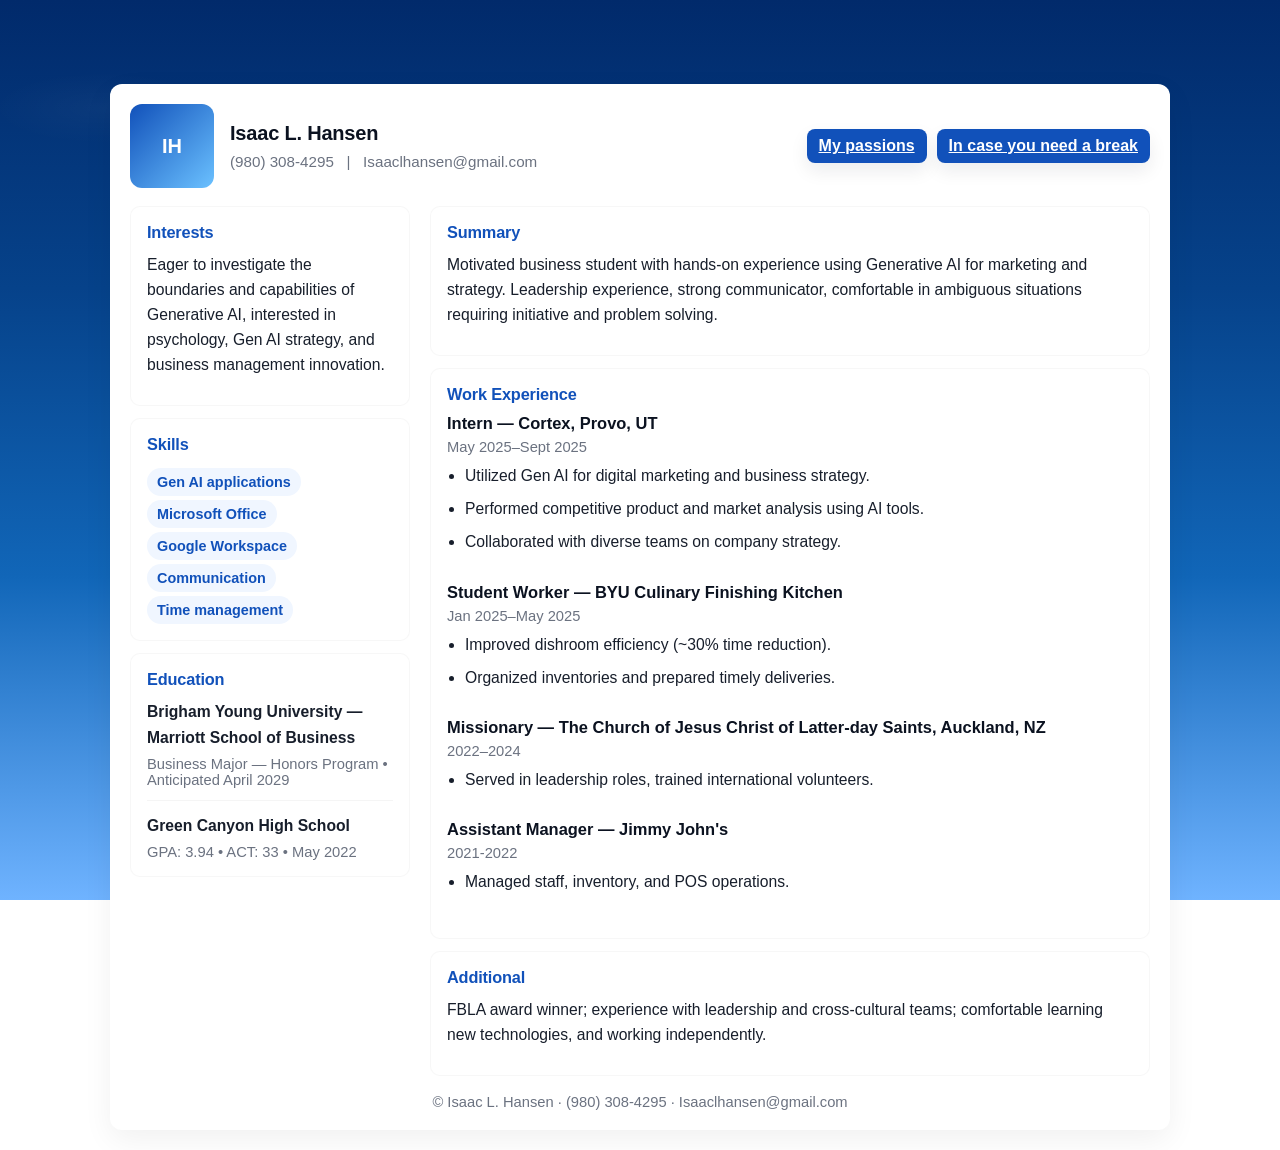
<file: index.html>
<!doctype html>
<html lang="en">

<head>
  <meta charset="utf-8" />
  <meta name="viewport" content="width=device-width,initial-scale=1" />
  <title>Isaac L. Hansen — Resume</title>
  <style>
    /* Typography + Color tokens */
    :root {
      --accent: #1151ba;
      --muted: #6b7280;
      --text: #0b1220;
      --bg: #f6f8fb;
      --card: #fff;
      --max-width: 1100px;

      --base-font: "Inter", "Segoe UI", Roboto, Arial, sans-serif;
      --base-size: 16px;
      --heading-scale: 1.25;
      /* multiply for h1 */
      --subheading-scale: 1.05;
      /* multiply for h3 / job titles */
    }

      body {
    background:
        radial-gradient(1100px 360px at 8% 12%, rgba(255,255,255,0.03), transparent 10%),
        linear-gradient(180deg, #012a6b 0%, #06428a 32%, #1166b8 64%, #6fb3ff 100%);
      padding:36px 18px;
      background-attachment: fixed;
      }
    
    /* Base reset */
    html,
    body {
      height: 100%;
      margin: 0;
      font-family: var(--base-font);
      color: var(--text);
      font-size: var(--base-size);
      -webkit-font-smoothing: antialiased;
      -moz-osx-font-smoothing: grayscale;
    }

    *,
    *::before,
    *::after {
      box-sizing: border-box
    }

    /* Page container */
    .container {
      max-width: var(--max-width);
      margin: 28px auto;
      padding: 20px
    }

    .sheet {
      background: var(--card);
      border-radius: 12px;
      padding: 20px;
      box-shadow: 0 10px 30px rgba(2, 6, 23, 0.06)
    }

    header {
      display: flex;
      gap: 16px;
      align-items: center
    }

    .avatar {
      width: 84px;
      height: 84px;
      border-radius: 12px;
      background: linear-gradient(135deg, var(--accent), #6bc1ff);
      display: flex;
      align-items: center;
      justify-content: center;
      color: #fff;
      font-weight: 700;
      font-size: 20px
    }

    /* Name + contact */
    h1 {
      margin: 0;
      font-size: calc(var(--base-size) * var(--heading-scale));
      line-height: 1.15;
      font-weight: 800;
      color: var(--text);
      letter-spacing: -0.01em;
    }

    .contact {
      color: var(--muted);
      margin-top: 8px;
      font-size: 0.95rem;
    }

    /* Layout */
    .layout {
      display: grid;
      grid-template-columns: 280px 1fr;
      gap: 20px;
      margin-top: 18px
    }

    .card {
      background: #fff;
      border-radius: 10px;
      padding: 16px;
      border: 1px solid rgba(2, 6, 23, 0.03)
    }

    .card h3 {
      margin: 0 0 10px 0;
      font-size: 1.02rem;
      color: var(--accent);
      font-weight: 800;
      letter-spacing: -0.01em;
    }

    /* Readable paragraph styles used throughout */
    p,
    li {
      color: rgba(11, 18, 32, 0.95);
      /* slightly darker than before for readability */
      font-size: 0.98rem;
      /* ≈15.7px */
      line-height: 1.6;
      /* more breathing room */
      margin: 0 0 12px 0;
    }

    /* Lists (work bullets) */
    ul {
      margin: 8px 0 0 18px;
      padding: 0;
      color: rgba(11, 18, 32, 0.95);
    }

    li {
      margin: 8px 0;
    }

    /* Skill chips */
    .skill {
      display: inline-block;
      background: #f0f6ff;
      color: var(--accent);
      padding: 6px 10px;
      border-radius: 99px;
      margin: 4px 6px 0 0;
      font-weight: 700;
      font-size: 0.9rem
    }

    /* Job title / subheading styling to stand out */
    .job h4 {
      margin: 0;
      font-size: 1.03rem;
      /* slightly larger */
      color: var(--text);
      font-weight: 800;
      /* bold */
    }

    .meta {
      color: var(--muted);
      font-size: 0.92rem;
      margin-top: 6px;
    }

    /* More spacing between sections and subtle separators */
    .card+.card {
      margin-top: 12px;
    }

    .job {
      margin-bottom: 14px;
      padding-bottom: 6px
    }

    hr {
      border: none;
      border-top: 1px solid rgba(2, 6, 23, 0.04);
      margin: 12px 0;
    }

    /* Header placement (default for .bottom-actions in the header) */
    .bottom-actions {
      margin-left: auto;
      /* push to the right inside a flex header */
      display: flex;
      gap: 10px;
      align-items: center;
      flex-wrap: wrap;
      /* prevents cutoff on narrow screens */
    }

    /* Button appearance when in the header */
    .bottom-actions .btn {
      display: inline-block;
      width: auto;
      /* don't force full width in header */
      padding: 8px 12px;
      text-align: center;
      background: var(--accent);
      color: #fff;
      border: none;
      border-radius: 8px;
      font-weight: 800;
      box-shadow: 0 8px 18px rgba(17, 24, 39, 0.08);
      transition: transform .12s ease, box-shadow .12s ease, filter .12s ease;
    }

    .bottom-actions .btn:hover,
    .bottom-actions .btn:focus {
      transform: translateY(-3px);
      box-shadow: 0 14px 30px rgba(17, 24, 39, 0.14);
      filter: brightness(1.03);
      outline: none;
    }

    /* Keep education-specific full-width behavior (if you still use bottom-actions inside .education) */
    .education .bottom-actions {
      display: flex;
      flex-direction: column;
      gap: 12px;
      margin-top: 14px;
      width: 100%;
    }

    .education .bottom-actions .btn {
      width: 100%;
      /* full-width only when inside the .education card */
      padding: 12px 14px;
      background: var(--accent);
      color: #fff;
      border: none;
      border-radius: 10px;
      font-weight: 800;
    }

    /* Footer */
    footer {
      margin-top: 18px;
      color: var(--muted);
      font-size: 0.92rem;
      text-align: center
    }

    /* Responsive */
    @media (max-width:820px) {
      .layout {
        grid-template-columns: 1fr
      }

      header {
        gap: 12px
      }

      .avatar {
        width: 72px;
        height: 72px;
        font-size: 18px
      }

      h1 {
        font-size: 20px
      }

      .card {
        padding: 14px
      }

      .bottom-actions {
        gap: 8px;
      }
    }

    /* Print-friendly */
    @media print {
      body {
        background: #fff
      }

      .sheet {
        box-shadow: none;
        border-radius: 0;
        padding: 10px
      }
    }
  </style>
</head>

<body>
  <div class="container">
    <article class="sheet" aria-label="Resume — Isaac L. Hansen">
      <header>
        <div class="avatar" aria-hidden="true">IH</div>
        <div>
          <h1>Isaac L. Hansen</h1>
          <div class="contact">(980) 308-4295 &nbsp; | &nbsp; Isaaclhansen@gmail.com</div>
        </div>
        <div class="bottom-actions" role="navigation" aria-label="Top links">
          <a class="btn" href="MyPassion.html">My passions</a>
          <a class="btn" href="MentalBreakApp.html">In case you need a break</a>
        </div>
      </header>

      <div class="layout" role="main">
        <!-- LEFT COLUMN -->
        <aside>
          <section class="card" aria-labelledby="interests">
            <h3 id="interests">Interests</h3>
            <p>Eager to investigate the boundaries and capabilities of Generative AI, interested in psychology, Gen AI
              strategy, and business management innovation.</p>
          </section>

          <section class="card" aria-labelledby="skills" style="margin-top:12px">
            <h3 id="skills">Skills</h3>
            <div>
              <span class="skill">Gen AI applications</span>
              <span class="skill">Microsoft Office</span>
              <span class="skill">Google Workspace</span>
              <span class="skill">Communication</span>
              <span class="skill">Time management</span>
            </div>
          </section>

          <section class="card education" aria-labelledby="education" style="margin-top:12px">
            <h3 id="education">Education</h3>
            <p style="margin:0;font-weight:800">Brigham Young University — Marriott School of Business</p>
            <div class="meta">Business Major — Honors Program • Anticipated April 2029</div>
            <hr>

            <p style="margin:0;font-weight:800">Green Canyon High School</p>
            <div class="meta">GPA: 3.94 • ACT: 33 • May 2022</div>
          </section>
        </aside>

        <!-- RIGHT COLUMN -->
        <main>
          <section class="card" aria-labelledby="summary">
            <h3 id="summary">Summary</h3>
            <p>Motivated business student with hands-on experience using Generative AI for marketing and strategy.
              Leadership experience, strong communicator, comfortable in ambiguous situations requiring initiative and
              problem solving.</p>
          </section>

          <section class="card" aria-labelledby="experience" style="margin-top:12px">
            <h3 id="experience">Work Experience</h3>

            <div class="job" aria-labelledby="cortex">
              <h4 id="cortex">Intern — Cortex, Provo, UT</h4>
              <div class="meta">May 2025–Sept 2025</div>
              <ul>
                <li>Utilized Gen AI for digital marketing and business strategy.</li>
                <li>Performed competitive product and market analysis using AI tools.</li>
                <li>Collaborated with diverse teams on company strategy.</li>
              </ul>
            </div>

            <div class="job" aria-labelledby="byu">
              <h4 id="byu">Student Worker — BYU Culinary Finishing Kitchen</h4>
              <div class="meta">Jan 2025–May 2025</div>
              <ul>
                <li>Improved dishroom efficiency (~30% time reduction).</li>
                <li>Organized inventories and prepared timely deliveries.</li>
              </ul>
            </div>

            <div class="job" aria-labelledby="mission">
              <h4 id="mission">Missionary — The Church of Jesus Christ of Latter-day Saints, Auckland, NZ</h4>
              <div class="meta">2022–2024</div>
              <ul>
                <li>Served in leadership roles, trained international volunteers.</li>
              </ul>
            </div>

            <div class="job" aria-labelledby="jimmy">
              <h4 id="jimmy">Assistant Manager — Jimmy John's</h4>
              <div class="meta">2021-2022</div>
              <ul>
                <li>Managed staff, inventory, and POS operations.</li>
              </ul>
            </div>
          </section>

          <section class="card" style="margin-top:12px">
            <h3>Additional</h3>
            <p>FBLA award winner; experience with leadership and cross-cultural teams; comfortable learning new
              technologies, and working independently.</p>
          </section>
        </main>
      </div>

      <footer>
        © Isaac L. Hansen · (980) 308-4295 · Isaaclhansen@gmail.com
      </footer>
    </article>
  </div>
</body>

</html>
</file>
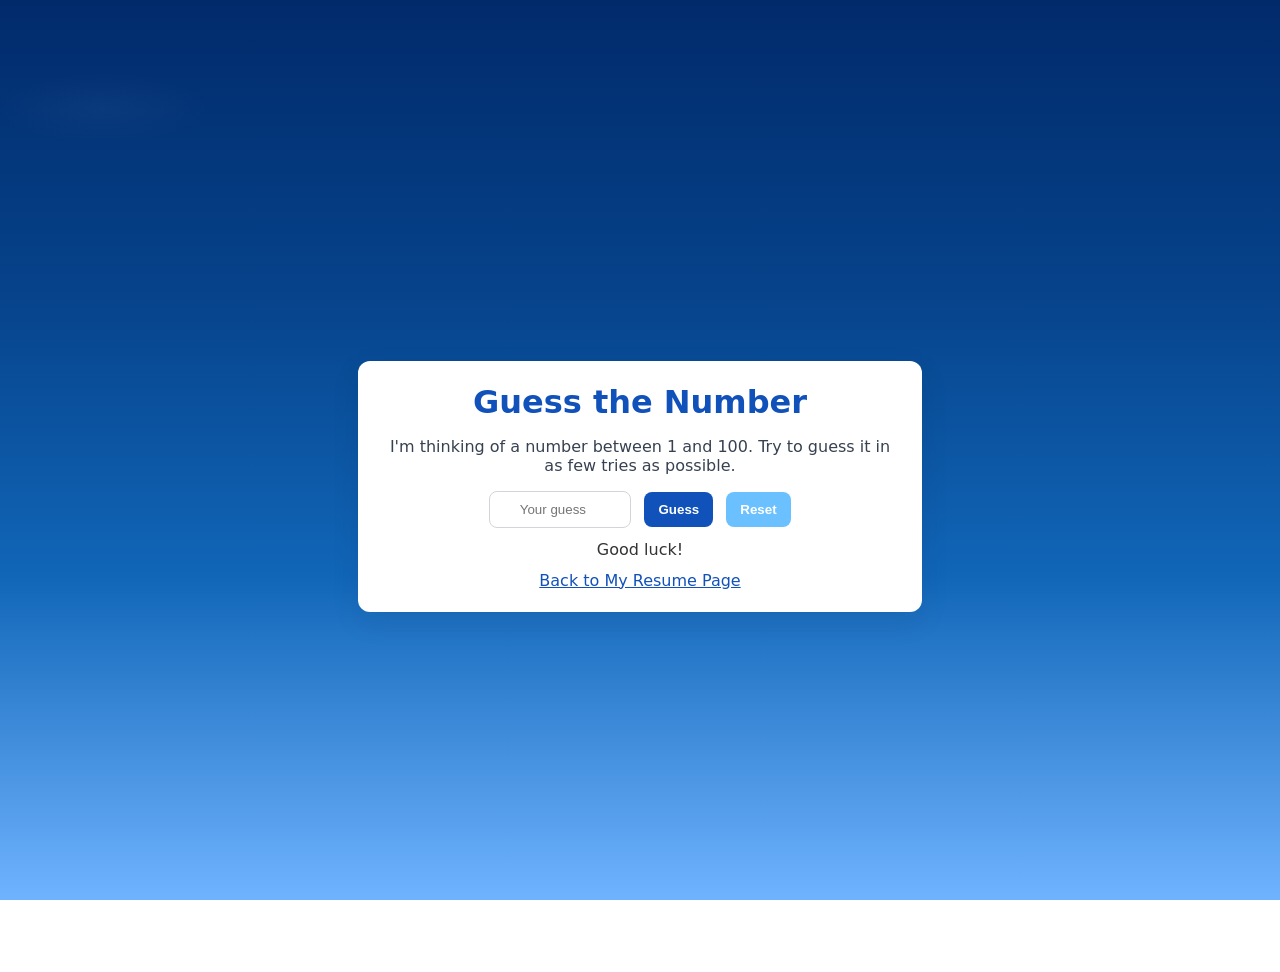
<file: MentalBreakApp.html>
<!doctype html>
<html lang="en">
<head>
  <meta charset="utf-8" />
  <meta name="viewport" content="width=device-width,initial-scale=1" />
  <title>Number Guessing Game</title>
  <style>
    body{font-family:system-ui,Segoe UI,Roboto,Arial;margin:0;min-height:100vh;display:flex;align-items:center;justify-content:center;
      background:
        radial-gradient(1100px 360px at 8% 12%, rgba(255,255,255,0.03), transparent 10%),
        linear-gradient(180deg, #012a6b 0%, #06428a 32%, #1166b8 64%, #6fb3ff 100%);
      padding:36px 18px;
      background-attachment: fixed;}
    .card{width:100%;max-width:520px;background:#fff;padding:22px;border-radius:12px;box-shadow:0 10px 30px rgba(12,24,56,0.08);text-align:center}
    h1{margin:0 0 8px;color:#1151ba} p{color:#374151}
    input[type=number]{padding:10px;border-radius:8px;border:1px solid #d1d5db;width:120px;text-align:center}
    button{padding:10px 14px;border-radius:8px;border:none;background:#1151ba;color:white;font-weight:700;cursor:pointer;margin-left:8px}
    a{display:inline-block;margin-top:12px;color:#1151ba}
  </style>
</head>
<body>
  <div class="card" role="main">
    <h1>Guess the Number</h1>
    <p>I'm thinking of a number between 1 and 100. Try to guess it in as few tries as possible.</p>

    <div>
      <input id="guess" type="number" min="1" max="100" placeholder="Your guess">
      <button id="tryBtn">Guess</button>
      <button id="resetBtn" style="background:#6bc1ff;margin-left:8px">Reset</button>
    </div>

    <div class="log" id="log" style="margin-top:12px;color:#333">Good luck!</div>

    <a href="index.html">Back to My Resume Page</a>
  </div>

  <script>
    (function(){
      let secret = Math.floor(Math.random()*100)+1;
      let tries = 0;
      const log = document.getElementById('log');
      const guessEl = document.getElementById('guess');

      function check(){
        const val = Number(guessEl.value);
        if(!val || val < 1 || val > 100){ log.textContent = 'Enter a number between 1 and 100.'; return; }
        tries++;
        if(val === secret){ log.textContent = `Correct! ${secret} — you got it in ${tries} tries.`; }
        else if(val < secret) log.textContent = `Too low. Try again. (${tries} tries)`;
        else log.textContent = `Too high. Try again. (${tries} tries)`;
      }

      document.getElementById('tryBtn').addEventListener('click', check);
      guessEl.addEventListener('keypress', function(e){ if(e.key === 'Enter') check(); });
      document.getElementById('resetBtn').addEventListener('click', function(){
        secret = Math.floor(Math.random()*100)+1;
        tries = 0;
        guessEl.value = '';
        log.textContent = 'Game reset. New number chosen.';
      });
    })();
  </script>
</body>
</html>
</file>
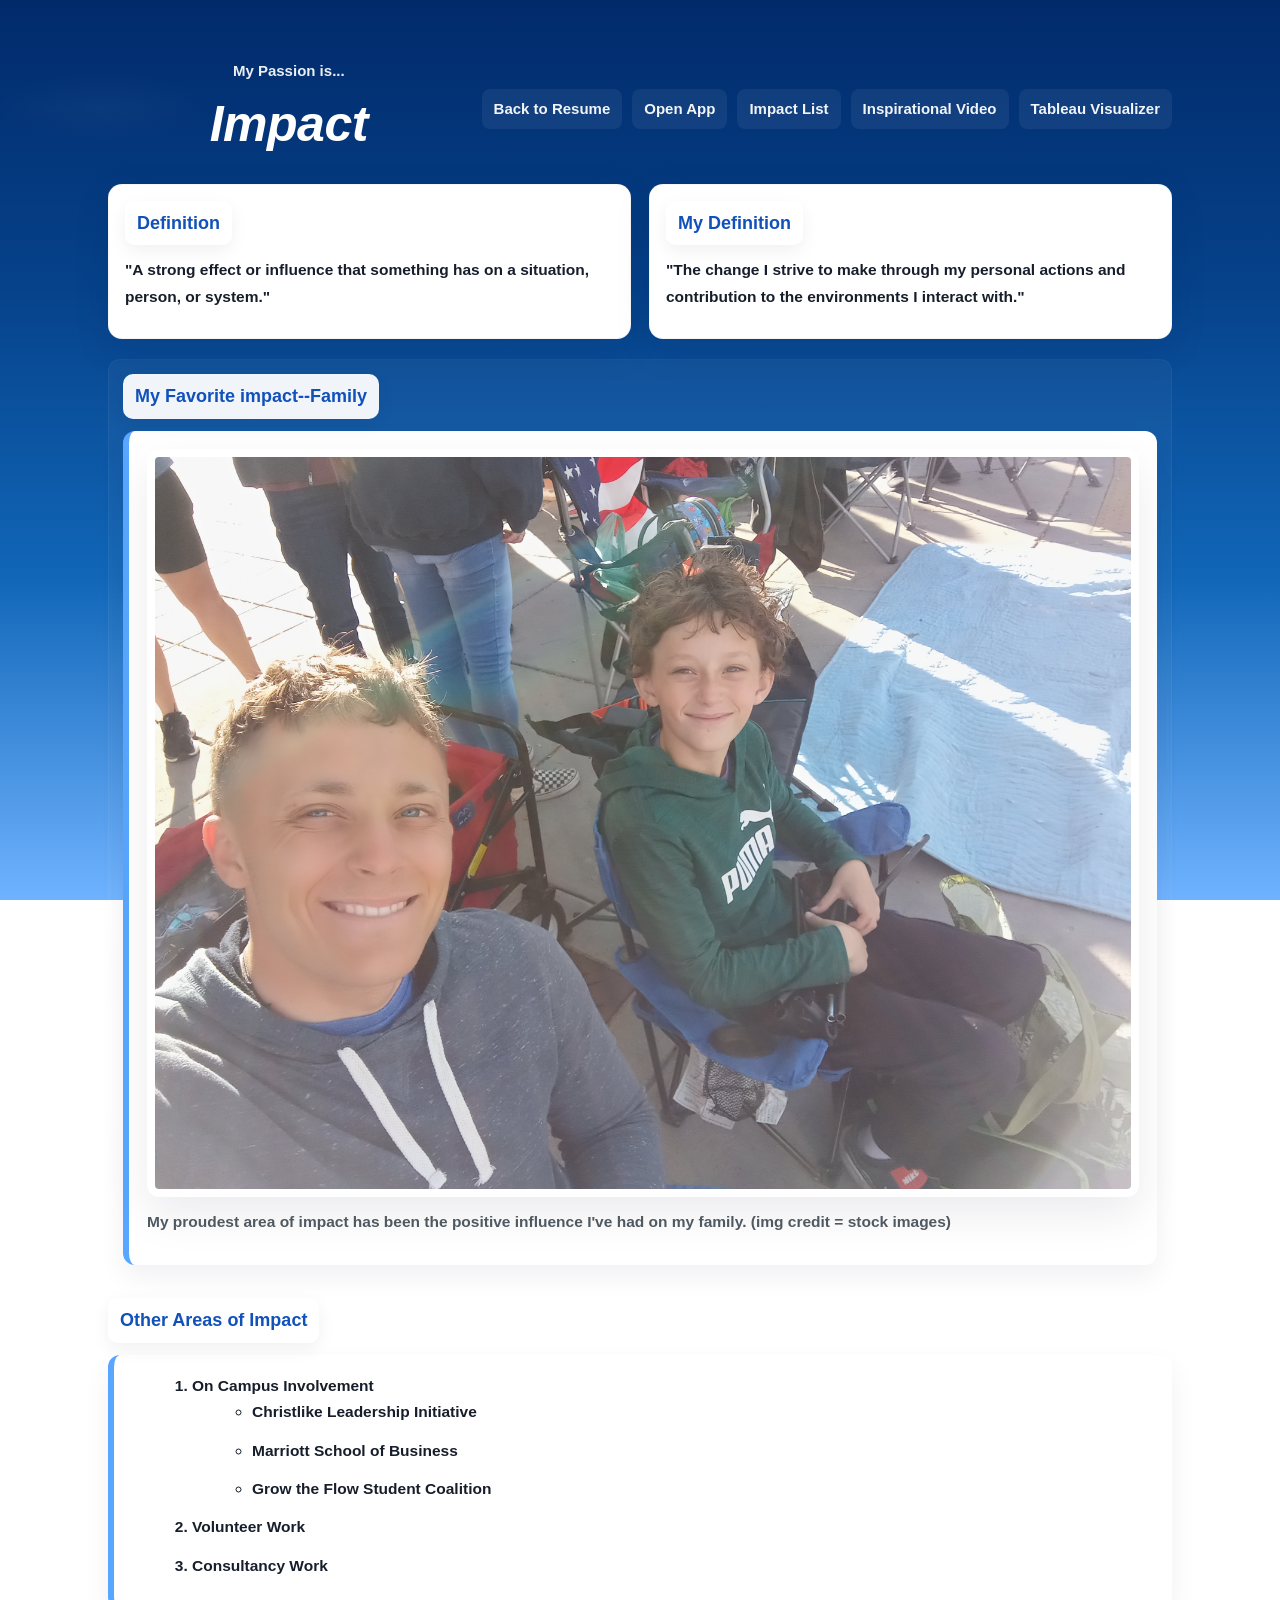
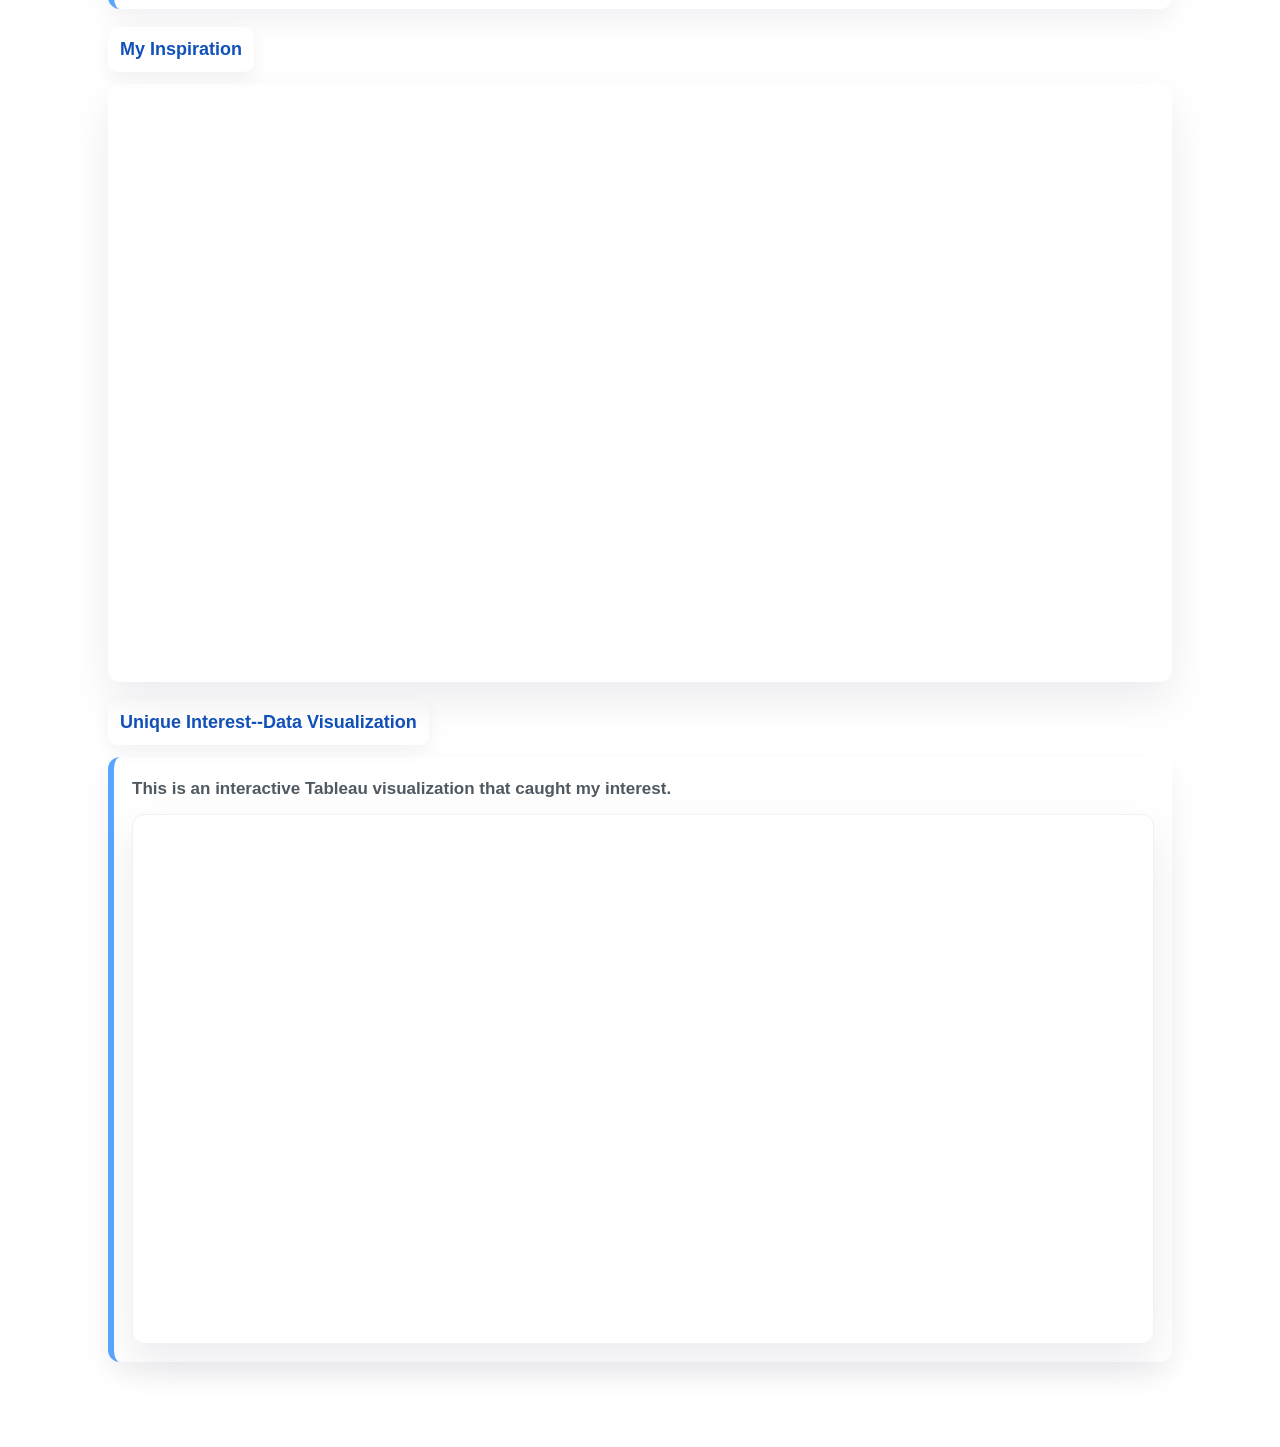
<file: MyPassion.html>
<!doctype html>
<html lang="en">
<head>
  <meta charset="utf-8" />
  <meta name="viewport" content="width=device-width,initial-scale=1" />
  <title>My Passion Page</title>
  <link rel="stylesheet" href="MyPassion.css">
</head>
<body>
  <div class="container" id="top">
    <header class="site-header">
      <div class="site-title">
        <p style="margin:4px 0 0 0;">My Passion is... </p>
        <h1 style="font-size: 50px; font-style: italic;">Impact</h1>
      </div>

      <nav aria-label="scratch navigation">
        <a href="index.html">Back to Resume</a>
        <a href="MentalBreakApp.html">Open App</a>
        <a href="#list-section">Impact List</a>
        <a href="#video">Inspirational Video</a>
        <a href="#tableau">Tableau Visualizer</a>
      </nav>
    </header>

    <!-- two equal boxes -->
    <div class="row" role="region" aria-label="Top boxes">
      <div class="box">
        <div class="section-row">
          <div class="section-heading">Definition</div>
        </div>
        <p>"A strong effect or influence that something has on a situation, person, or system."</p>
      </div>

      <div class="box">
        <div class="section-row">
          <div class="section-heading">My Definition</div>
        </div>
        <p>"The change I strive to make through my personal actions and contribution to the environments I interact with."</p>
      </div>
    </div>

    <!-- image block with subtle highlight and framed image -->
    <section class="highlight">
      <div class="section-row">
        <div class="section-heading">My Favorite impact--Family</div>
      </div>

      <div class="explore-card">
        <img class="image-framed" src="IMG_20241012_094113959.jpg" alt="Family Impact">
        <p style="margin-top:12px;color:var(--muted)">My proudest area of impact has been the positive influence I've had on my family. (img credit = stock images)</p>
      </div>
    </section>

    <!-- Exploration Plan with white explore-card -->
    <section id="list-section" style="margin-top:18px">
      <div class="section-row">
        <div class="section-heading">Other Areas of Impact</div>
      </div>

      <div class="explore-card">
        <ol>
          <li>
            On Campus Involvement
            <ul>
              <li>Christlike Leadership Initiative</li>
              <li>Marriott School of Business</li>
              <li>Grow the Flow Student Coalition</li>
            </ul>
          </li>
          <li>Volunteer Work</li>
          <li>Consultancy Work</li>
        </ol>
      </div>
    </section>

    <!-- embedded YouTube video -->
    <section id="video" style="margin-top:18px;">
      <div class="section-row">
        <div class="section-heading">My Inspiration</div>
      </div>

      <div class="video-wrap" title="YouTube video" style="margin-top:12px;">
        <iframe width="560" height="315" 
        src="https://www.youtube.com/embed/xKfFJuXpeAw" 
        frameborder="0" 
        allow="accelerometer; autoplay; clipboard-write; encrypted-media; gyroscope; picture-in-picture" 
        allowfullscreen>></iframe>
      </div>
    </section>

    <!-- Tableau public embed (interactive) - the "last section" with white content card -->
    <section id="tableau" style="margin-top:18px;">
      <div class="section-row">
        <div class="section-heading">Unique Interest--Data Visualization</div>
      </div>

      <!-- the white card that contains the interactive viz -->
      <div class="explore-card" style="margin-top:12px;">
        <div style="color:var(--muted);margin-bottom:8px;font-weight:600">This is an interactive Tableau visualization that caught my interest.</div>
        <div class="tableau-wrap">
          <iframe src="https://public.tableau.com/views/RegionalSampleWorkbook/Storms?:showVizHome=no&:embed=true" width="100%" height="520" frameborder="0" allowfullscreen title="Tableau viz"></iframe>
        </div>
      </div>
    </section>

    <!-- footer -->
    <footer>
      <p style="text-align:center;margin-top:28px;color:rgba(255,255,255,0.9)">© Isaac L. Hansen</p>
    </footer>
  </div>
</body>

</html>
</file>
<file: MyPassion.css>
/* Resume Website/MyPassion.css
   Updated: nav layout, equal-width top boxes, section-row with mini lead banners
*/

:root{
  --accent:#1151ba;
  --accent-2:#58a6ff;
  --muted:#4f5962;
  --card:#ffffff;
  --max-width:1100px;
  --radius:14px;
  --shadow: 0 12px 36px rgba(6,18,45,0.10);
  --text:#071127;
  --gap:20px;
}

/* Base reset and typography */
*{box-sizing:border-box}
html,body{
  height:100%;
  margin:0;
  font-family: "Inter", "Segoe UI", Roboto, Arial, sans-serif;
  color:var(--text);
  -webkit-font-smoothing:antialiased;
  -moz-osx-font-smoothing:grayscale;
  font-size:17px;
  font-weight:600;
  line-height:1.6;
}

/* Smooth blended blue background */
body {
  background:
    radial-gradient(1100px 360px at 8% 12%, rgba(255,255,255,0.03), transparent 10%),
    linear-gradient(180deg, #012a6b 0%, #06428a 32%, #1166b8 64%, #6fb3ff 100%);
  padding:36px 18px;
  background-attachment: fixed;
}

/* Container */
.container { max-width: var(--max-width); margin:0 auto; padding:18px; }

/* Header */
.site-header { display:flex; align-items:center; justify-content:space-between; gap:12px; margin-bottom:var(--gap); }
.site-title { flex:1 1 auto; text-align:center; }
.site-title h1 { margin:0; font-size:36px; color:#fff; font-weight:900; letter-spacing:-0.01em; }
.site-title p { margin:6px 0 0 0; color: rgba(255,255,255,0.92); font-size:15px; font-weight:700; }

/* NAV — use flex gap and allow wrapping so items don't get cut off */
.site-header nav{
  display:flex;
  gap:10px;
  align-items:center;
  flex-wrap:wrap;
  font-size:15px;
  color:rgba(255,255,255,0.95);
}
.site-header nav a{
  color:rgba(255,255,255,0.95);
  font-weight:800;
  text-decoration:none;
  padding:8px 12px;
  border-radius:8px;
  background: rgba(255,255,255,0.06);
  white-space:nowrap; /* keep each link as one unit */
}
.site-header nav a:hover{ background: rgba(255,255,255,0.12); transform: translateY(-2px); }
.firstheader {
  font-size:80px;
  font-weight:900;
  color:#fff;
}
/* Row: two equal columns for the top boxes */
.row { display:grid; grid-template-columns: repeat(2, 1fr); gap:18px; margin-bottom:var(--gap); }

/* Card styles */
.box {
  background: var(--card);
  border-radius: var(--radius);
  padding:16px;
  box-shadow: var(--shadow);
  border: 1px solid rgba(11,18,32,0.04);
  transition: transform 200ms ease, box-shadow 200ms ease;
}
.box:hover { transform: translateY(-6px); box-shadow: 0 28px 64px rgba(6,18,45,0.12); }

/* Use a small header row (heading + mini-lead) inside each box */
.section-row {
  display:flex;
  justify-content:space-between;
  align-items:center;
  gap:12px;
  margin-bottom:12px;
}

/* Section heading: mostly white banner with accent left border */
.section-heading {
  display:inline-flex;
  padding:8px 12px;
  border-radius:10px;
  background: rgba(255,255,255,0.94);
  color: var(--accent);
  font-size:18px;
  font-weight:900;
  box-shadow: 0 6px 18px rgba(6,18,45,0.06);
  align-content: center;
}

/* Mini lead badges to the right of each heading (small accent banner with white text) */
.mini-lead {
  display:inline-block;
  padding:6px 10px;
  border-radius:8px;
  background: linear-gradient(90deg, var(--accent), var(--accent-2));
  color:#fff;
  font-weight:800;
  font-size:0.95rem;
  white-space:nowrap;
  box-shadow: 0 6px 18px rgba(6,18,45,0.08);
}

/* Highlight wrapper and white content cards */
.highlight {
  background: linear-gradient(180deg, rgba(255,255,255,0.04), rgba(255,255,255,0.02));
  border-radius:12px;
  padding:14px;
  border: 1px solid rgba(255,255,255,0.04);
}
.explore-card {
  background: #ffffff;
  border-radius:12px;
  padding:18px;
  box-shadow: 0 12px 28px rgba(6,18,45,0.06);
  border-left: 6px solid var(--accent-2);
  margin-top:12px;
}

/* framed image */
.image-framed {
  display:block;
  width:100%;
  border-radius:12px;
  box-shadow: 0 18px 44px rgba(6,18,45,0.08);
  border: 8px solid rgba(255,255,255,0.95);
  background:#fff;
}

/* text and lists */
p, li { color: rgba(11,18,32,0.95); font-size:15.5px; line-height:1.7; margin:0 0 12px 0; font-weight:600; }
ol, ul { margin: 0 0 12px 20px; }

/* Video and Tableau */
.video-wrap { position:relative; padding-bottom:56.25%; height:0; overflow:hidden; border-radius:12px; box-shadow: 0 18px 44px rgba(6,18,45,0.08); margin-top:12px; }
.video-wrap iframe{ position:absolute; left:0; top:0; width:100%; height:100%; border:0; }
.tableau-wrap { width:100%; min-height:480px; border-radius:12px; overflow:hidden; box-shadow: 0 18px 44px rgba(6,18,45,0.08); border:1px solid rgba(11,18,32,0.06); margin-top:12px; }

/* lead-banner used for Data Visualization (keeps as-is) */
.lead-banner { display:inline-block; padding:10px 14px; border-radius:10px; background: linear-gradient(90deg, var(--accent), var(--accent-2)); color:#fff; font-weight:900; font-size:15px; box-shadow:0 8px 24px rgba(6,18,45,0.12); margin-top:10px; }

/* link button */
.link-btn { display:inline-block; padding:10px 14px; border-radius:10px; background: linear-gradient(180deg,#0b57d0,#58a6ff); color:#fff; font-weight:900; box-shadow:0 10px 30px rgba(6,18,45,0.12); }

/* Footer */
footer { margin-top:28px; color:rgba(255,255,255,0.95); font-size:14px; text-align:center; font-weight:700 }

/* Responsive adjustments */
@media (max-width:900px){
  .row { grid-template-columns: 1fr; }
  .site-header { flex-direction:column; align-items:center; gap:12px; text-align:center; }
  .site-header nav{ order:2; justify-content:center; }
  .site-title { order:1; }
  .site-title h1{ font-size:28px; }
  .section-row { flex-direction:column; align-items:flex-start; gap:8px; }
  .mini-lead { margin-top:4px; }
}

/* Print */
@media print{
  body{ background:#fff; padding:0;}
  .container{ padding:0; max-width:100%;}
  .box, .highlight, .explore-card { box-shadow:none; border-radius:0; border:none; background:#fff; }
  .video-wrap, .tableau-wrap { display:block; height:auto; }
}

/* Accessibility */
a:focus, .link-btn:focus { outline: 3px solid rgba(255,255,255,0.12); outline-offset:4px; }
</file>
